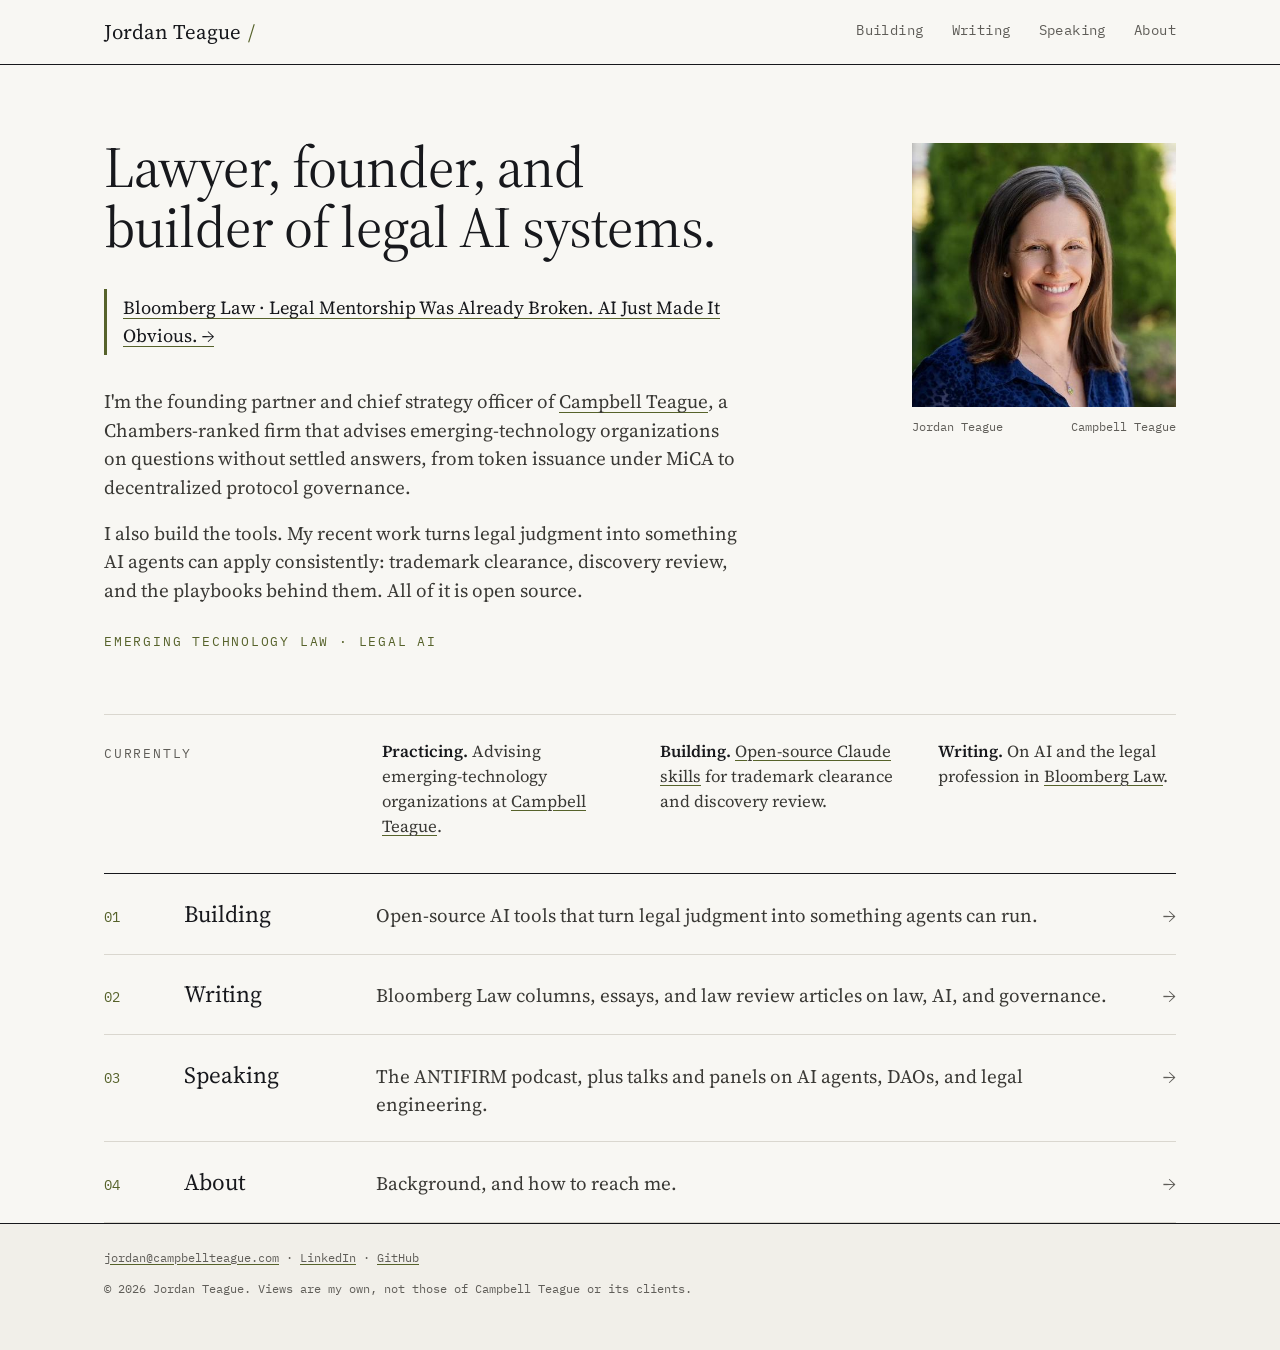
<file: index.html>
<!doctype html>
<html lang="en">
<head>
<meta charset="utf-8">
<meta name="viewport" content="width=device-width, initial-scale=1">
<title>Jordan Teague</title>
<meta name="description" content="Lawyer, founder, and builder of legal AI systems. Co-founder of Campbell Teague.">
<meta name="theme-color" content="#f8f7f3">
<meta property="og:title" content="Jordan Teague">
<meta property="og:description" content="Lawyer, founder, and builder of legal AI systems. Co-founder of Campbell Teague.">
<meta property="og:url" content="https://jordanteague.com/">
<meta property="og:type" content="website">
<link rel="canonical" href="https://jordanteague.com/">
<link rel="icon" href="data:image/svg+xml,%3Csvg xmlns='http://www.w3.org/2000/svg' viewBox='0 0 32 32'%3E%3Crect width='32' height='32' rx='6' fill='%231a1a1a'/%3E%3Ctext x='16' y='22' font-family='Georgia,serif' font-size='17' fill='%23f6f4ef' text-anchor='middle'%3EJT%3C/text%3E%3C/svg%3E">
<link rel="preconnect" href="https://fonts.googleapis.com">
<link rel="preconnect" href="https://fonts.gstatic.com" crossorigin>
<link href="https://fonts.googleapis.com/css2?family=IBM+Plex+Mono:wght@400;500&family=Source+Serif+4:ital,opsz,wght@0,8..60,400;0,8..60,600;1,8..60,400&display=swap" rel="stylesheet">
<link rel="stylesheet" href="style.css">
</head>
<body>
<a class="skip" href="#main">Skip to content</a>
<header class="site"><div class="wrap">
  <a class="name" href="./">Jordan Teague<span class="slash" aria-hidden="true"> /</span></a>
  <nav><a href="building/">Building</a><a href="writing/">Writing</a><a href="speaking/">Speaking</a><a href="about/">About</a></nav>
</div></header>
<main id="main" class="wrap">

<section class="hero">
  <div class="hero-text">
  <h1 class="big">Lawyer, founder, and builder of legal AI systems.</h1>
  <a class="callout" href="https://news.bloomberglaw.com/legal-exchange-insights-and-commentary/legal-mentorship-was-already-broken-ai-just-made-it-obvious">Bloomberg Law · Legal Mentorship Was Already Broken. AI Just Made It Obvious. →</a>
  <p>I'm the founding partner and chief strategy officer of <a href="https://campbellteague.com/jordan-teague/">Campbell Teague</a>, a Chambers-ranked firm that advises emerging-technology organizations on questions without settled answers, from token issuance under MiCA to decentralized protocol governance.</p>
  <p>I also build the tools. My recent work turns legal judgment into something AI agents can apply consistently: trademark clearance, discovery review, and the playbooks behind them. All of it is open source.</p>
  <p class="label accent">Emerging technology law · Legal AI</p>
  </div>
  <figure class="portrait"><img src="images/portrait.jpg" alt="Portrait of Jordan Teague" width="460" height="460"><figcaption><span>Jordan Teague</span><span>Campbell Teague</span></figcaption></figure>
</section>

<section class="currently">
  <p class="label">Currently</p>
  <p><b>Practicing.</b> Advising emerging-technology organizations at <a href="https://campbellteague.com/jordan-teague/">Campbell Teague</a>.</p>
  <p><b>Building.</b> <a href="building/">Open-source Claude skills</a> for trademark clearance and discovery review.</p>
  <p><b>Writing.</b> On AI and the legal profession in <a href="writing/">Bloomberg Law</a>.</p>
</section>

<section class="index-wrap">
  <ul class="index"><li><a href="building/"><span class="num">01</span><span class="sec">Building</span><span class="desc">Open-source AI tools that turn legal judgment into something agents can run.</span><span class="arrow" aria-hidden="true">→</span></a></li><li><a href="writing/"><span class="num">02</span><span class="sec">Writing</span><span class="desc">Bloomberg Law columns, essays, and law review articles on law, AI, and governance.</span><span class="arrow" aria-hidden="true">→</span></a></li><li><a href="speaking/"><span class="num">03</span><span class="sec">Speaking</span><span class="desc">The ANTIFIRM podcast, plus talks and panels on AI agents, DAOs, and legal engineering.</span><span class="arrow" aria-hidden="true">→</span></a></li><li><a href="about/"><span class="num">04</span><span class="sec">About</span><span class="desc">Background, and how to reach me.</span><span class="arrow" aria-hidden="true">→</span></a></li></ul>
</section>


</main>
<footer class="site"><div class="wrap">
  <p><a href="mailto:jordan@campbellteague.com">jordan@campbellteague.com</a> · <a href="https://www.linkedin.com/in/jordanteague">LinkedIn</a> · <a href="https://github.com/jordanteague">GitHub</a></p>
  <p>© 2026 Jordan Teague. Views are my own, not those of Campbell Teague or its clients.</p>
</div></footer>
<!-- Cloudflare Web Analytics --><script type='module' src='https://static.cloudflareinsights.com/beacon.min.js' data-cf-beacon='{"token": "ef8682fee25f40e693a119872f97f20d"}'></script><!-- End Cloudflare Web Analytics -->
</body>
</html>
</file>
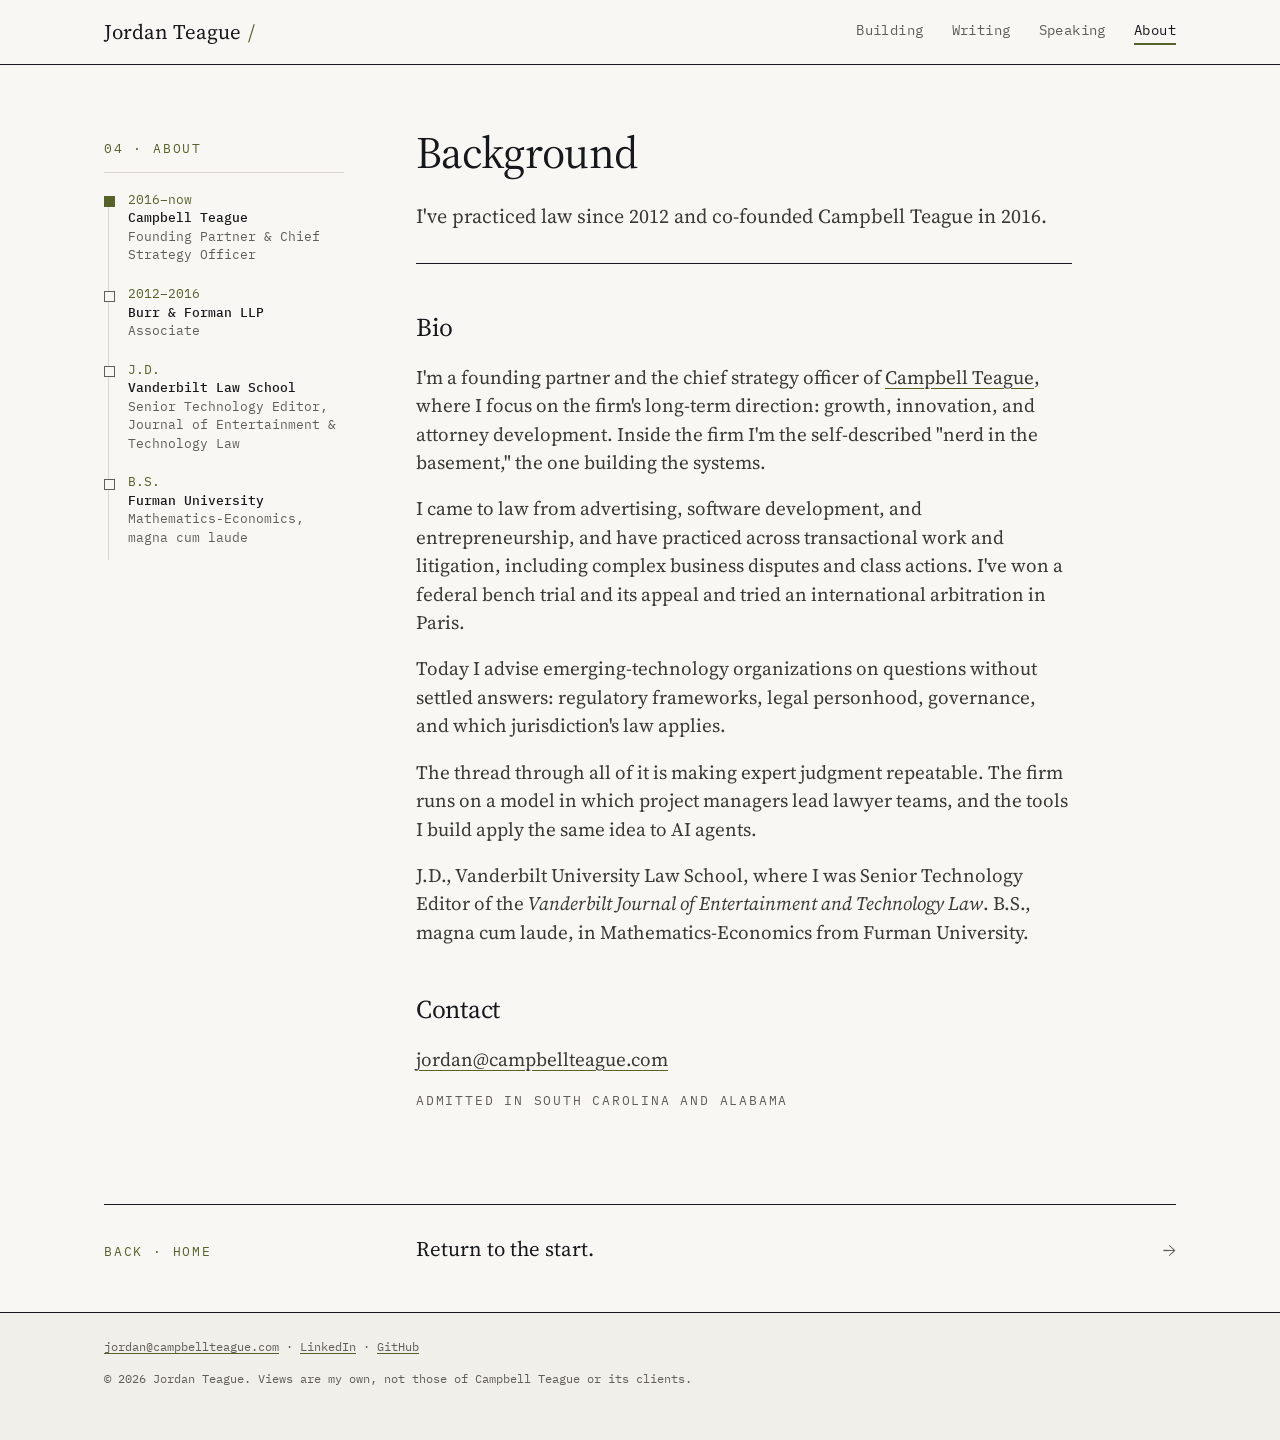
<file: about/index.html>
<!doctype html>
<html lang="en">
<head>
<meta charset="utf-8">
<meta name="viewport" content="width=device-width, initial-scale=1">
<title>About · Jordan Teague</title>
<meta name="description" content="Jordan Teague's practice and background.">
<meta name="theme-color" content="#f8f7f3">
<meta property="og:title" content="About · Jordan Teague">
<meta property="og:description" content="Jordan Teague's practice and background.">
<meta property="og:url" content="https://jordanteague.com/about/">
<meta property="og:type" content="website">
<link rel="canonical" href="https://jordanteague.com/about/">
<link rel="icon" href="data:image/svg+xml,%3Csvg xmlns='http://www.w3.org/2000/svg' viewBox='0 0 32 32'%3E%3Crect width='32' height='32' rx='6' fill='%231a1a1a'/%3E%3Ctext x='16' y='22' font-family='Georgia,serif' font-size='17' fill='%23f6f4ef' text-anchor='middle'%3EJT%3C/text%3E%3C/svg%3E">
<link rel="preconnect" href="https://fonts.googleapis.com">
<link rel="preconnect" href="https://fonts.gstatic.com" crossorigin>
<link href="https://fonts.googleapis.com/css2?family=IBM+Plex+Mono:wght@400;500&family=Source+Serif+4:ital,opsz,wght@0,8..60,400;0,8..60,600;1,8..60,400&display=swap" rel="stylesheet">
<link rel="stylesheet" href="../style.css">
</head>
<body>
<a class="skip" href="#main">Skip to content</a>
<header class="site"><div class="wrap">
  <a class="name" href="../">Jordan Teague<span class="slash" aria-hidden="true"> /</span></a>
  <nav><a href="../building/">Building</a><a href="../writing/">Writing</a><a href="../speaking/">Speaking</a><a href="../about/" aria-current="page">About</a></nav>
</div></header>
<main id="main" class="wrap">
<div class="page">
  <aside class="rail"><p class="label accent">04 · About</p><p class="rail-note"><ul class="timeline"><li class="on"><span class="yr">2016–now</span><b>Campbell Teague</b><span>Founding Partner & Chief Strategy Officer</span></li><li class=""><span class="yr">2012–2016</span><b>Burr &amp; Forman LLP</b><span>Associate</span></li><li class=""><span class="yr">J.D.</span><b>Vanderbilt Law School</b><span>Senior Technology Editor, Journal of Entertainment &amp; Technology Law</span></li><li class=""><span class="yr">B.S.</span><b>Furman University</b><span>Mathematics-Economics, magna cum laude</span></li></ul></p></aside>
  <div class="col">
    <h1>Background</h1>
    <p class="lead">I've practiced law since 2012 and co-founded Campbell Teague in 2016.</p>
    
<h2>Bio</h2>
<p>I'm a founding partner and the chief strategy officer of <a href="https://campbellteague.com/jordan-teague/">Campbell Teague</a>, where I focus on the firm's long-term direction: growth, innovation, and attorney development. Inside the firm I'm the self-described "nerd in the basement," the one building the systems.</p>
<p>I came to law from advertising, software development, and entrepreneurship, and have practiced across transactional work and litigation, including complex business disputes and class actions. I've won a federal bench trial and its appeal and tried an international arbitration in Paris.</p>
<p>Today I advise emerging-technology organizations on questions without settled answers: regulatory frameworks, legal personhood, governance, and which jurisdiction's law applies.</p>
<p>The thread through all of it is making expert judgment repeatable. The firm runs on a model in which project managers lead lawyer teams, and the tools I build apply the same idea to AI agents.</p>
<p>J.D., Vanderbilt University Law School, where I was Senior Technology Editor of the <i>Vanderbilt Journal of Entertainment and Technology Law</i>. B.S., magna cum laude, in Mathematics-Economics from Furman University.</p>
<h2>Contact</h2>
<p><a href="mailto:jordan@campbellteague.com">jordan@campbellteague.com</a></p>
<p class="label">Admitted in South Carolina and Alabama</p>

  </div>
</div>
<a class="next" href="../"><span class="label accent">Back · Home</span><span class="teaser">Return to the start.</span><span class="arrow" aria-hidden="true">→</span></a>
</main>
<footer class="site"><div class="wrap">
  <p><a href="mailto:jordan@campbellteague.com">jordan@campbellteague.com</a> · <a href="https://www.linkedin.com/in/jordanteague">LinkedIn</a> · <a href="https://github.com/jordanteague">GitHub</a></p>
  <p>© 2026 Jordan Teague. Views are my own, not those of Campbell Teague or its clients.</p>
</div></footer>
<!-- Cloudflare Web Analytics --><script type='module' src='https://static.cloudflareinsights.com/beacon.min.js' data-cf-beacon='{"token": "ef8682fee25f40e693a119872f97f20d"}'></script><!-- End Cloudflare Web Analytics -->
</body>
</html>
</file>
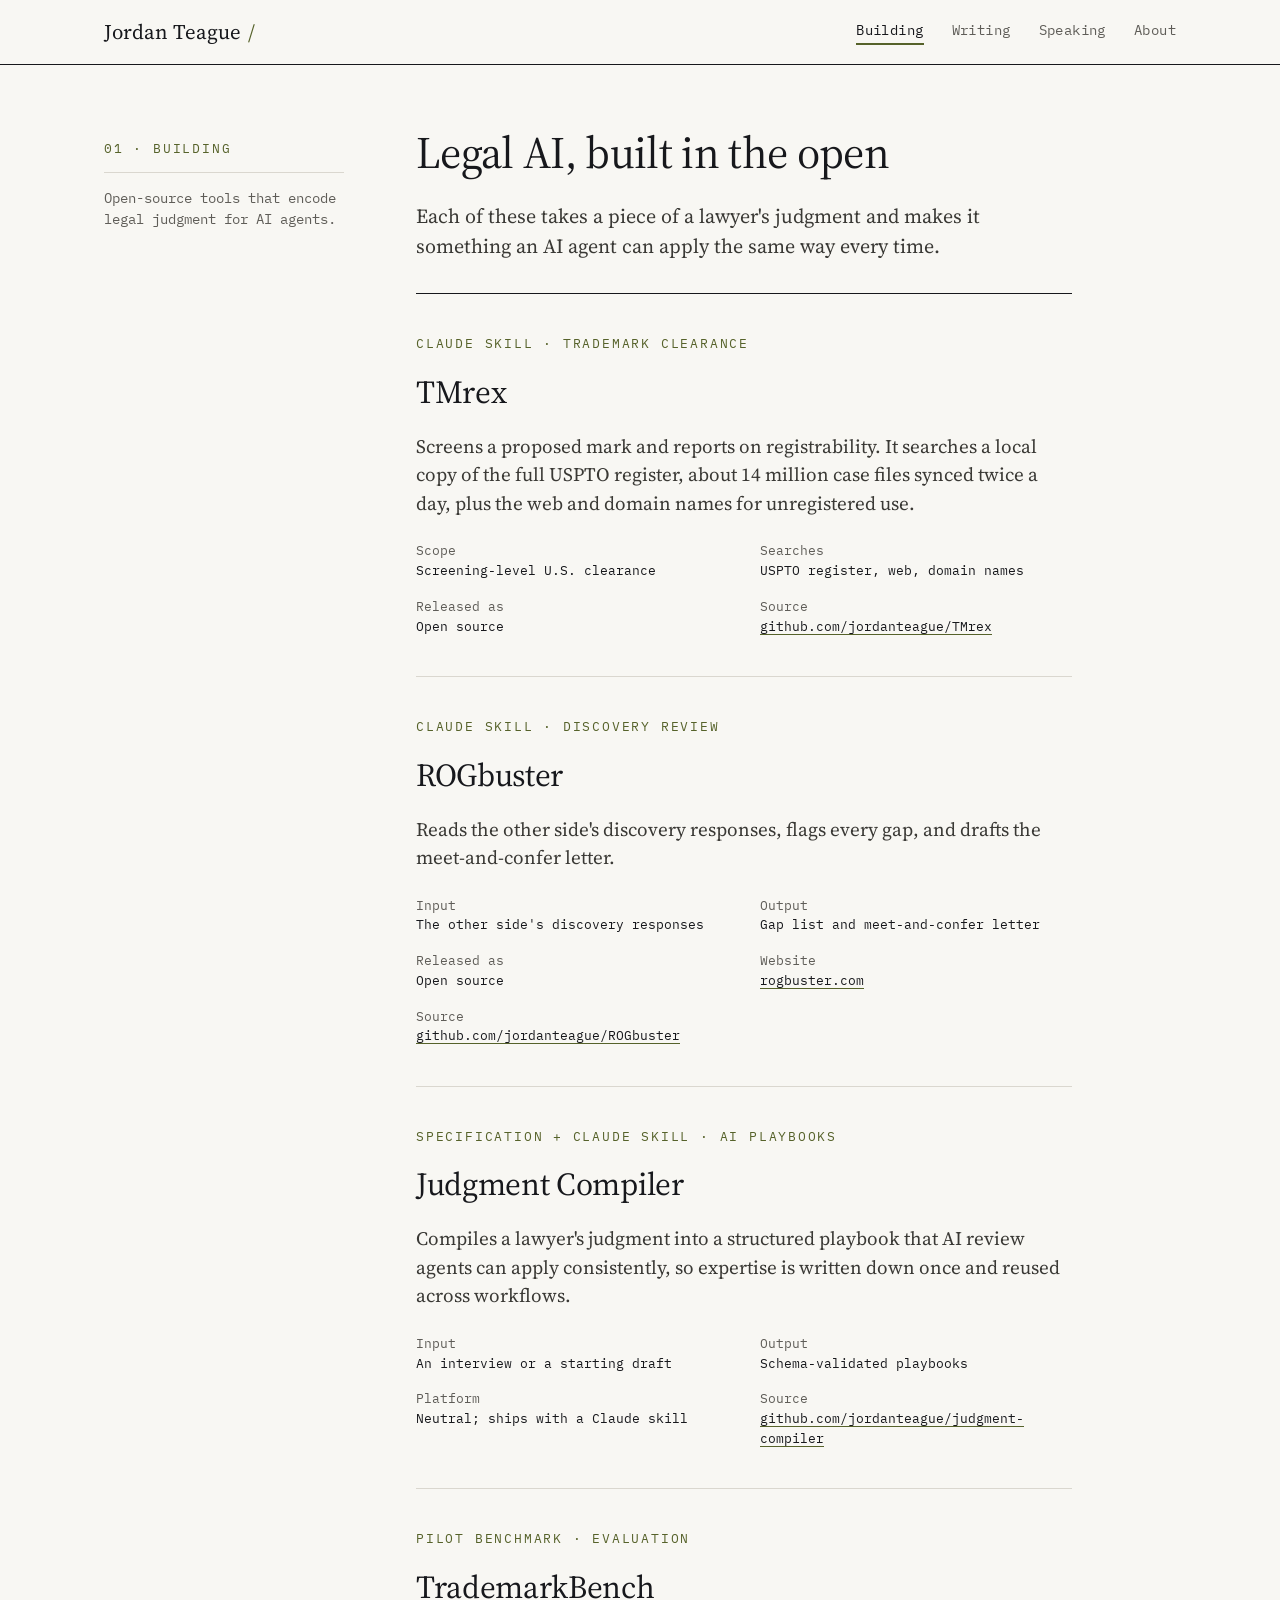
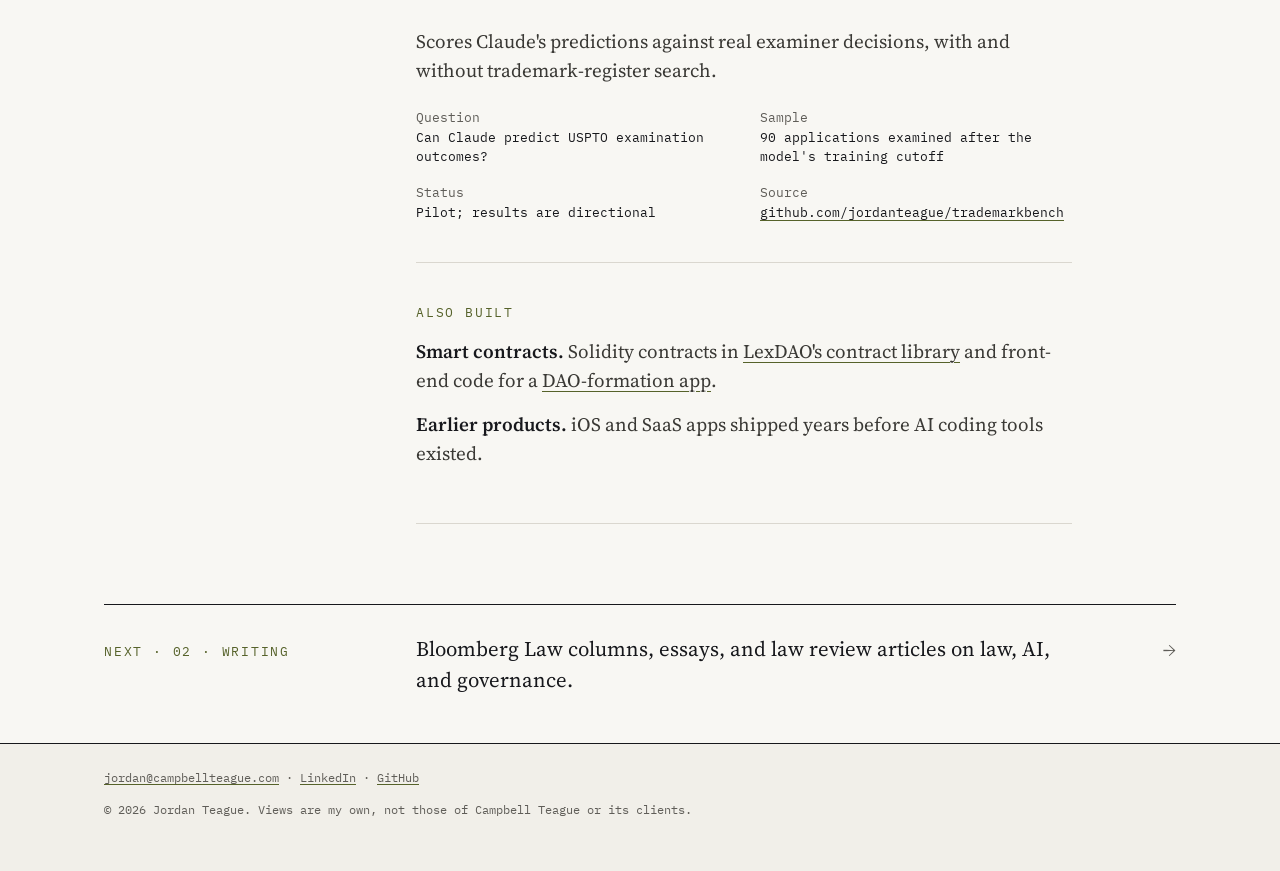
<file: building/index.html>
<!doctype html>
<html lang="en">
<head>
<meta charset="utf-8">
<meta name="viewport" content="width=device-width, initial-scale=1">
<title>Building · Jordan Teague</title>
<meta name="description" content="Open-source legal AI tools by Jordan Teague: TMrex, ROGbuster, Judgment Compiler, and TrademarkBench.">
<meta name="theme-color" content="#f8f7f3">
<meta property="og:title" content="Building · Jordan Teague">
<meta property="og:description" content="Open-source legal AI tools by Jordan Teague: TMrex, ROGbuster, Judgment Compiler, and TrademarkBench.">
<meta property="og:url" content="https://jordanteague.com/building/">
<meta property="og:type" content="website">
<link rel="canonical" href="https://jordanteague.com/building/">
<link rel="icon" href="data:image/svg+xml,%3Csvg xmlns='http://www.w3.org/2000/svg' viewBox='0 0 32 32'%3E%3Crect width='32' height='32' rx='6' fill='%231a1a1a'/%3E%3Ctext x='16' y='22' font-family='Georgia,serif' font-size='17' fill='%23f6f4ef' text-anchor='middle'%3EJT%3C/text%3E%3C/svg%3E">
<link rel="preconnect" href="https://fonts.googleapis.com">
<link rel="preconnect" href="https://fonts.gstatic.com" crossorigin>
<link href="https://fonts.googleapis.com/css2?family=IBM+Plex+Mono:wght@400;500&family=Source+Serif+4:ital,opsz,wght@0,8..60,400;0,8..60,600;1,8..60,400&display=swap" rel="stylesheet">
<link rel="stylesheet" href="../style.css">
</head>
<body>
<a class="skip" href="#main">Skip to content</a>
<header class="site"><div class="wrap">
  <a class="name" href="../">Jordan Teague<span class="slash" aria-hidden="true"> /</span></a>
  <nav><a href="../building/" aria-current="page">Building</a><a href="../writing/">Writing</a><a href="../speaking/">Speaking</a><a href="../about/">About</a></nav>
</div></header>
<main id="main" class="wrap">
<div class="page">
  <aside class="rail"><p class="label accent">01 · Building</p><p class="rail-note">Open-source tools that encode legal judgment for AI agents.</p></aside>
  <div class="col">
    <h1>Legal AI, built in the open</h1>
    <p class="lead">Each of these takes a piece of a lawyer's judgment and makes it something an AI agent can apply the same way every time.</p>
    <article class="project" id="tmrex">
  <p class="label accent">Claude skill · Trademark clearance</p>
  <h2>TMrex</h2>
  <p>Screens a proposed mark and reports on registrability. It searches a local copy of the full USPTO register, about 14 million case files synced twice a day, plus the web and domain names for unregistered use.</p>
  <dl class="meta"><div><dt>Scope</dt><dd>Screening-level U.S. clearance</dd></div><div><dt>Searches</dt><dd>USPTO register, web, domain names</dd></div><div><dt>Released as</dt><dd>Open source</dd></div><div><dt>Source</dt><dd><a href="https://github.com/jordanteague/TMrex">github.com/jordanteague/TMrex</a></dd></div></dl>
</article><article class="project" id="rogbuster">
  <p class="label accent">Claude skill · Discovery review</p>
  <h2>ROGbuster</h2>
  <p>Reads the other side's discovery responses, flags every gap, and drafts the meet-and-confer letter.</p>
  <dl class="meta"><div><dt>Input</dt><dd>The other side's discovery responses</dd></div><div><dt>Output</dt><dd>Gap list and meet-and-confer letter</dd></div><div><dt>Released as</dt><dd>Open source</dd></div><div><dt>Website</dt><dd><a href="https://rogbuster.com">rogbuster.com</a></dd></div><div><dt>Source</dt><dd><a href="https://github.com/jordanteague/ROGbuster">github.com/jordanteague/ROGbuster</a></dd></div></dl>
</article><article class="project" id="judgment-compiler">
  <p class="label accent">Specification + Claude skill · AI playbooks</p>
  <h2>Judgment Compiler</h2>
  <p>Compiles a lawyer's judgment into a structured playbook that AI review agents can apply consistently, so expertise is written down once and reused across workflows.</p>
  <dl class="meta"><div><dt>Input</dt><dd>An interview or a starting draft</dd></div><div><dt>Output</dt><dd>Schema-validated playbooks</dd></div><div><dt>Platform</dt><dd>Neutral; ships with a Claude skill</dd></div><div><dt>Source</dt><dd><a href="https://github.com/jordanteague/judgment-compiler">github.com/jordanteague/judgment-compiler</a></dd></div></dl>
</article><article class="project" id="trademarkbench">
  <p class="label accent">Pilot benchmark · Evaluation</p>
  <h2>TrademarkBench</h2>
  <p>Scores Claude's predictions against real examiner decisions, with and without trademark-register search.</p>
  <dl class="meta"><div><dt>Question</dt><dd>Can Claude predict USPTO examination outcomes?</dd></div><div><dt>Sample</dt><dd>90 applications examined after the model's training cutoff</dd></div><div><dt>Status</dt><dd>Pilot; results are directional</dd></div><div><dt>Source</dt><dd><a href="https://github.com/jordanteague/trademarkbench">github.com/jordanteague/trademarkbench</a></dd></div></dl>
</article><article class="project" id="also">
  <p class="label accent">Also built</p>
  <ul class="plain">
    <li><b>Smart contracts.</b> Solidity contracts in <a href="https://github.com/lexDAO/LexCorpus/commits?author=jordanteague">LexDAO's contract library</a> and front-end code for a <a href="https://github.com/lexDAO/Kali/commits?author=jordanteague">DAO-formation app</a>.</li>
    <li><b>Earlier products.</b> iOS and SaaS apps shipped years before AI coding tools existed.</li>
  </ul>
</article>
  </div>
</div>
<a class="next" href="../writing/"><span class="label accent">Next · 02 · Writing</span><span class="teaser">Bloomberg Law columns, essays, and law review articles on law, AI, and governance.</span><span class="arrow" aria-hidden="true">→</span></a>
</main>
<footer class="site"><div class="wrap">
  <p><a href="mailto:jordan@campbellteague.com">jordan@campbellteague.com</a> · <a href="https://www.linkedin.com/in/jordanteague">LinkedIn</a> · <a href="https://github.com/jordanteague">GitHub</a></p>
  <p>© 2026 Jordan Teague. Views are my own, not those of Campbell Teague or its clients.</p>
</div></footer>
<!-- Cloudflare Web Analytics --><script type='module' src='https://static.cloudflareinsights.com/beacon.min.js' data-cf-beacon='{"token": "ef8682fee25f40e693a119872f97f20d"}'></script><!-- End Cloudflare Web Analytics -->
</body>
</html>
</file>
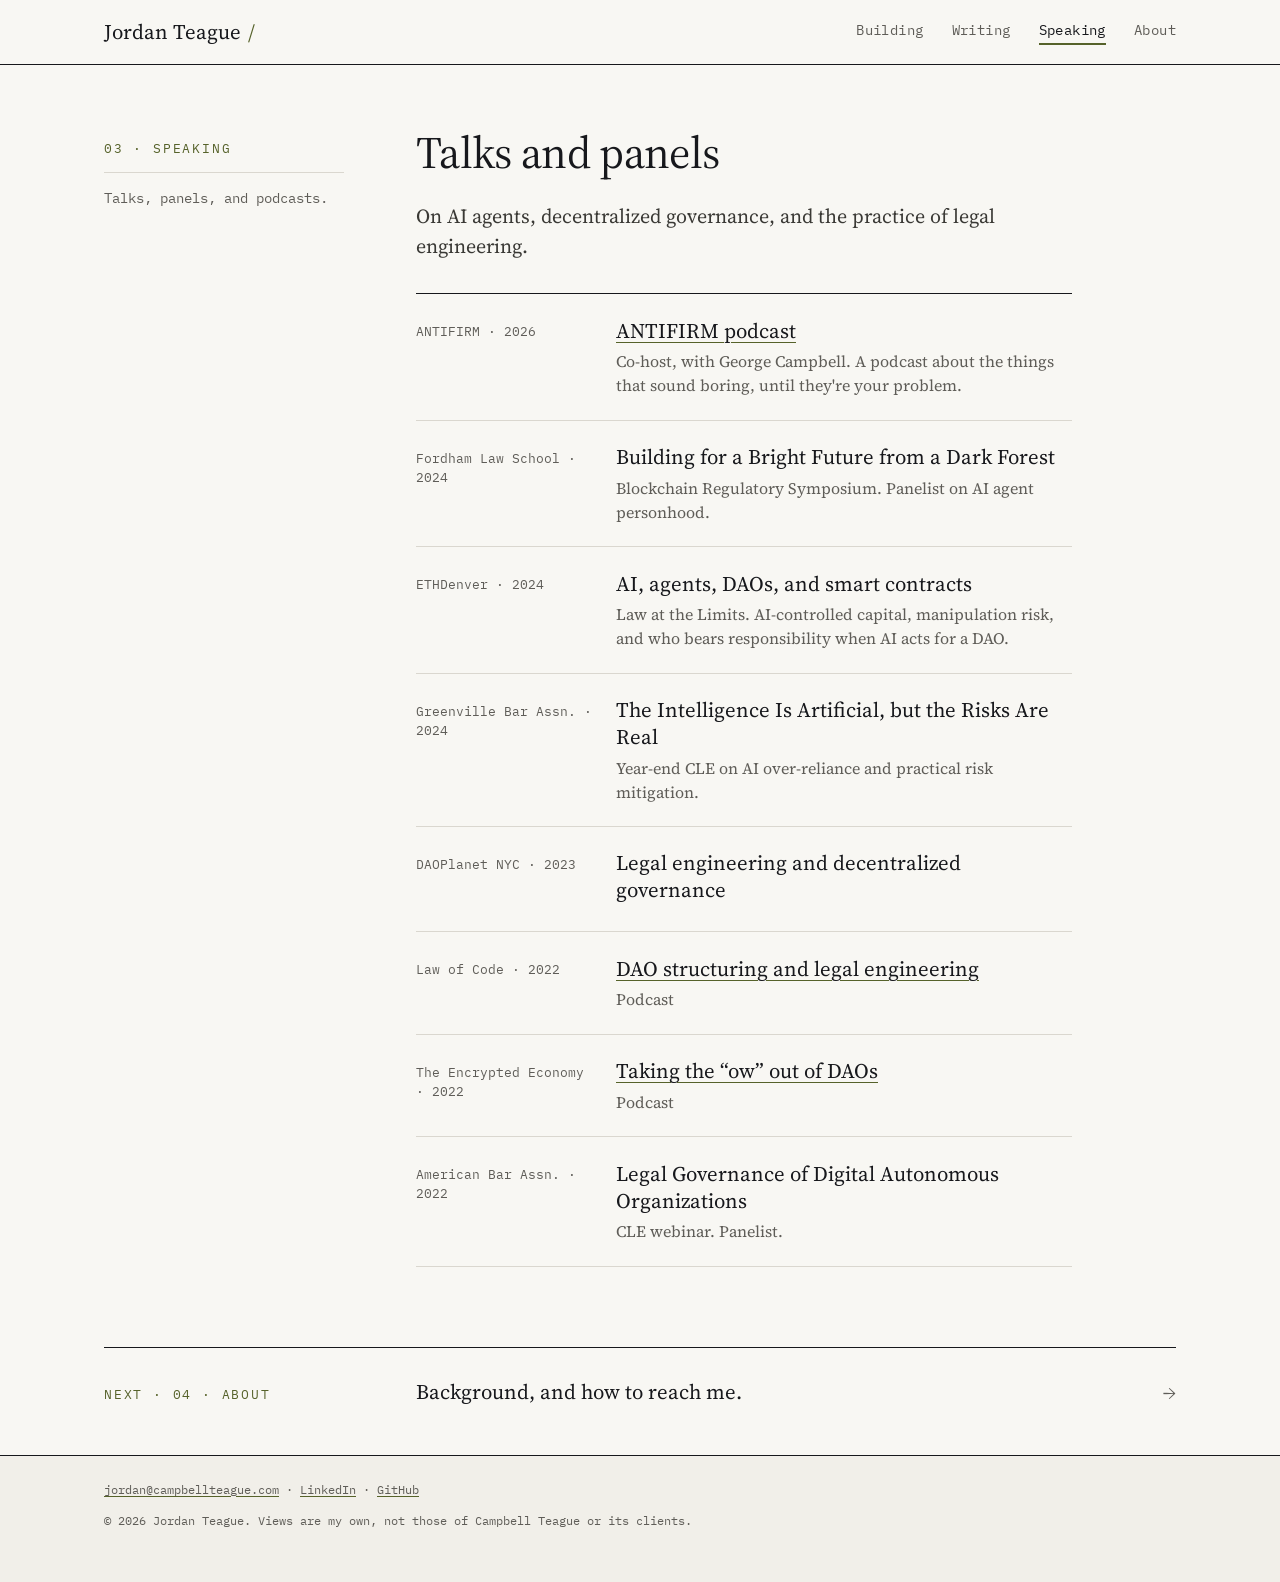
<file: speaking/index.html>
<!doctype html>
<html lang="en">
<head>
<meta charset="utf-8">
<meta name="viewport" content="width=device-width, initial-scale=1">
<title>Speaking · Jordan Teague</title>
<meta name="description" content="Talks, panels, and podcasts by Jordan Teague.">
<meta name="theme-color" content="#f8f7f3">
<meta property="og:title" content="Speaking · Jordan Teague">
<meta property="og:description" content="Talks, panels, and podcasts by Jordan Teague.">
<meta property="og:url" content="https://jordanteague.com/speaking/">
<meta property="og:type" content="website">
<link rel="canonical" href="https://jordanteague.com/speaking/">
<link rel="icon" href="data:image/svg+xml,%3Csvg xmlns='http://www.w3.org/2000/svg' viewBox='0 0 32 32'%3E%3Crect width='32' height='32' rx='6' fill='%231a1a1a'/%3E%3Ctext x='16' y='22' font-family='Georgia,serif' font-size='17' fill='%23f6f4ef' text-anchor='middle'%3EJT%3C/text%3E%3C/svg%3E">
<link rel="preconnect" href="https://fonts.googleapis.com">
<link rel="preconnect" href="https://fonts.gstatic.com" crossorigin>
<link href="https://fonts.googleapis.com/css2?family=IBM+Plex+Mono:wght@400;500&family=Source+Serif+4:ital,opsz,wght@0,8..60,400;0,8..60,600;1,8..60,400&display=swap" rel="stylesheet">
<link rel="stylesheet" href="../style.css">
</head>
<body>
<a class="skip" href="#main">Skip to content</a>
<header class="site"><div class="wrap">
  <a class="name" href="../">Jordan Teague<span class="slash" aria-hidden="true"> /</span></a>
  <nav><a href="../building/">Building</a><a href="../writing/">Writing</a><a href="../speaking/" aria-current="page">Speaking</a><a href="../about/">About</a></nav>
</div></header>
<main id="main" class="wrap">
<div class="page">
  <aside class="rail"><p class="label accent">03 · Speaking</p><p class="rail-note">Talks, panels, and podcasts.</p></aside>
  <div class="col">
    <h1>Talks and panels</h1>
    <p class="lead">On AI agents, decentralized governance, and the practice of legal engineering.</p>
    <ul class="entries"><li><p class="when">ANTIFIRM · 2026</p><div><p class="t"><a href="https://antifirm.com/">ANTIFIRM podcast</a></p><p class="note">Co-host, with George Campbell. A podcast about the things that sound boring, until they're your problem.</p></div></li><li><p class="when">Fordham Law School · 2024</p><div><p class="t">Building for a Bright Future from a Dark Forest</p><p class="note">Blockchain Regulatory Symposium. Panelist on AI agent personhood.</p></div></li><li><p class="when">ETHDenver · 2024</p><div><p class="t">AI, agents, DAOs, and smart contracts</p><p class="note">Law at the Limits. AI-controlled capital, manipulation risk, and who bears responsibility when AI acts for a DAO.</p></div></li><li><p class="when">Greenville Bar Assn. · 2024</p><div><p class="t">The Intelligence Is Artificial, but the Risks Are Real</p><p class="note">Year-end CLE on AI over-reliance and practical risk mitigation.</p></div></li><li><p class="when">DAOPlanet NYC · 2023</p><div><p class="t">Legal engineering and decentralized governance</p></div></li><li><p class="when">Law of Code · 2022</p><div><p class="t"><a href="https://podcasts.apple.com/us/podcast/49-jordan-teague-dao-structuring-legal-engineering/id1578287932?i=1000566269454">DAO structuring and legal engineering</a></p><p class="note">Podcast</p></div></li><li><p class="when">The Encrypted Economy · 2022</p><div><p class="t"><a href="https://podcasts.apple.com/us/podcast/taking-the-ow-out-of-daos-ross-campbell-and/id1541074732?i=1000555577411">Taking the “ow” out of DAOs</a></p><p class="note">Podcast</p></div></li><li><p class="when">American Bar Assn. · 2022</p><div><p class="t">Legal Governance of Digital Autonomous Organizations</p><p class="note">CLE webinar. Panelist.</p></div></li></ul>
  </div>
</div>
<a class="next" href="../about/"><span class="label accent">Next · 04 · About</span><span class="teaser">Background, and how to reach me.</span><span class="arrow" aria-hidden="true">→</span></a>
</main>
<footer class="site"><div class="wrap">
  <p><a href="mailto:jordan@campbellteague.com">jordan@campbellteague.com</a> · <a href="https://www.linkedin.com/in/jordanteague">LinkedIn</a> · <a href="https://github.com/jordanteague">GitHub</a></p>
  <p>© 2026 Jordan Teague. Views are my own, not those of Campbell Teague or its clients.</p>
</div></footer>
<!-- Cloudflare Web Analytics --><script type='module' src='https://static.cloudflareinsights.com/beacon.min.js' data-cf-beacon='{"token": "ef8682fee25f40e693a119872f97f20d"}'></script><!-- End Cloudflare Web Analytics -->
</body>
</html>
</file>
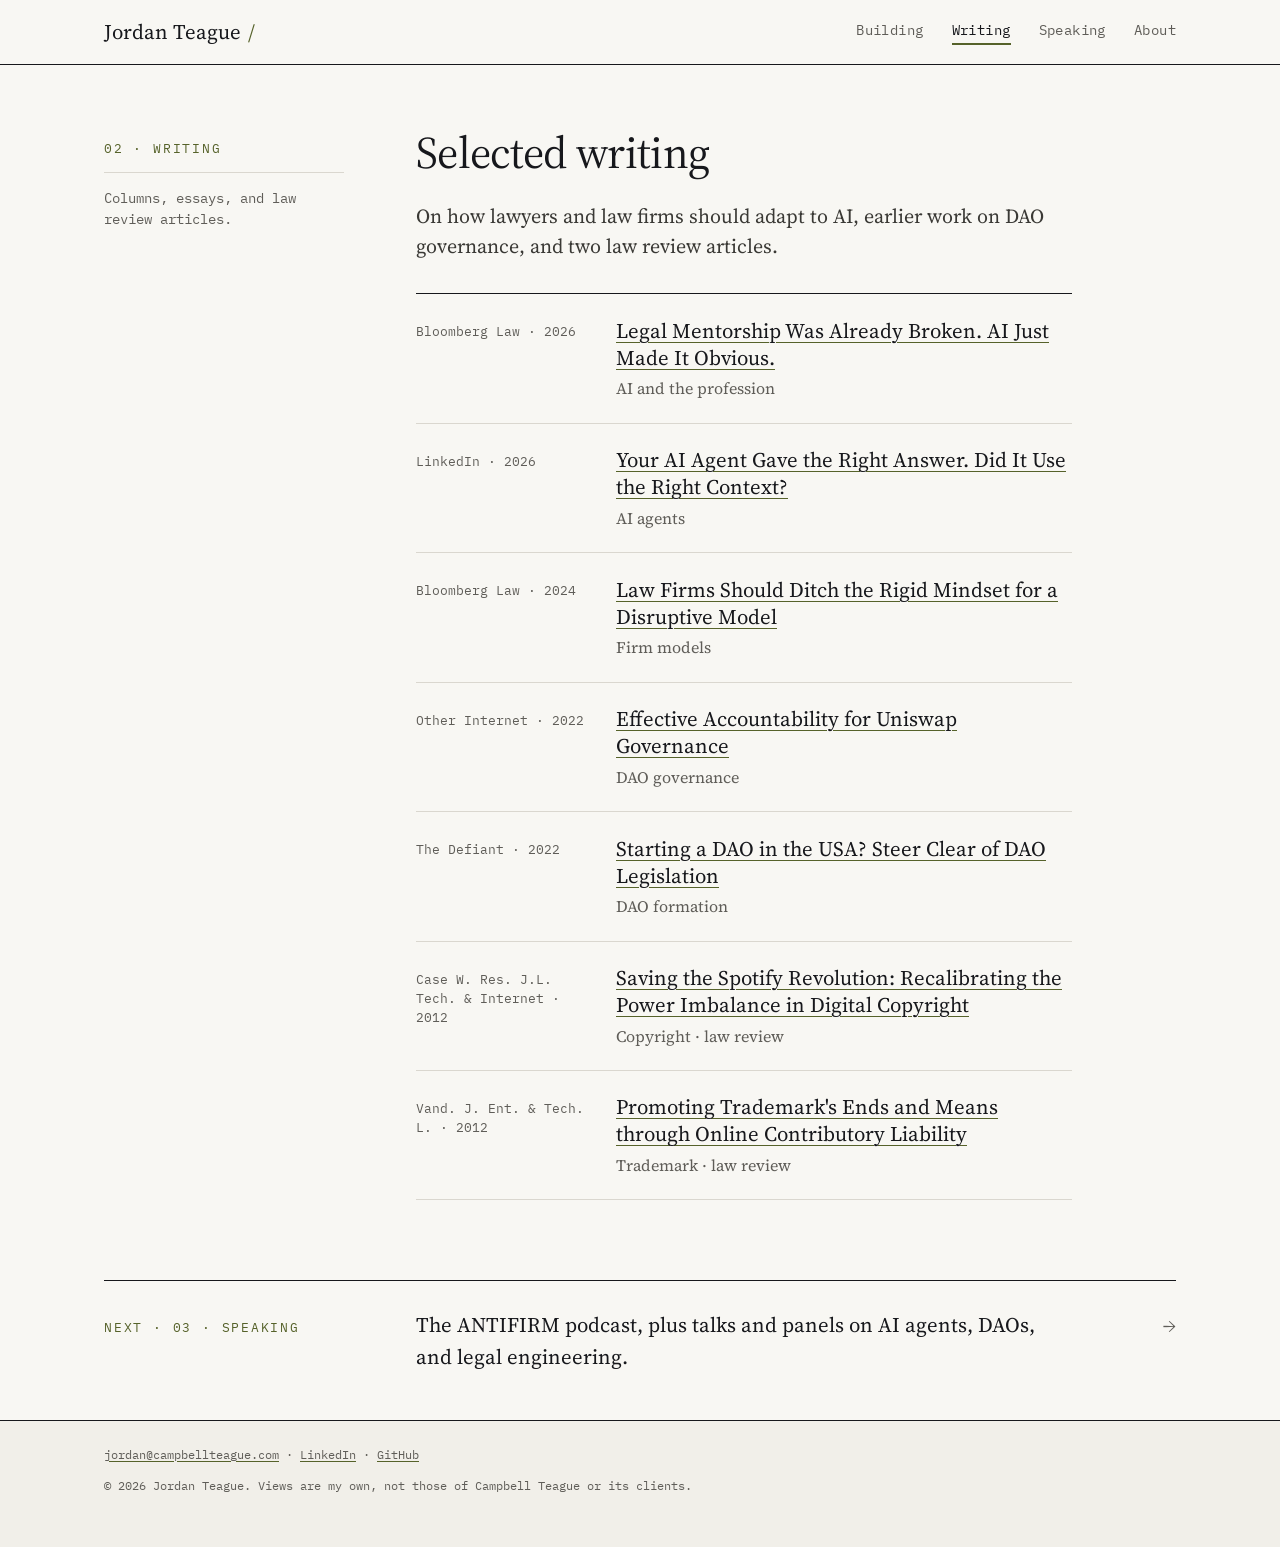
<file: writing/index.html>
<!doctype html>
<html lang="en">
<head>
<meta charset="utf-8">
<meta name="viewport" content="width=device-width, initial-scale=1">
<title>Writing · Jordan Teague</title>
<meta name="description" content="Selected writing by Jordan Teague in Bloomberg Law and elsewhere.">
<meta name="theme-color" content="#f8f7f3">
<meta property="og:title" content="Writing · Jordan Teague">
<meta property="og:description" content="Selected writing by Jordan Teague in Bloomberg Law and elsewhere.">
<meta property="og:url" content="https://jordanteague.com/writing/">
<meta property="og:type" content="website">
<link rel="canonical" href="https://jordanteague.com/writing/">
<link rel="icon" href="data:image/svg+xml,%3Csvg xmlns='http://www.w3.org/2000/svg' viewBox='0 0 32 32'%3E%3Crect width='32' height='32' rx='6' fill='%231a1a1a'/%3E%3Ctext x='16' y='22' font-family='Georgia,serif' font-size='17' fill='%23f6f4ef' text-anchor='middle'%3EJT%3C/text%3E%3C/svg%3E">
<link rel="preconnect" href="https://fonts.googleapis.com">
<link rel="preconnect" href="https://fonts.gstatic.com" crossorigin>
<link href="https://fonts.googleapis.com/css2?family=IBM+Plex+Mono:wght@400;500&family=Source+Serif+4:ital,opsz,wght@0,8..60,400;0,8..60,600;1,8..60,400&display=swap" rel="stylesheet">
<link rel="stylesheet" href="../style.css">
</head>
<body>
<a class="skip" href="#main">Skip to content</a>
<header class="site"><div class="wrap">
  <a class="name" href="../">Jordan Teague<span class="slash" aria-hidden="true"> /</span></a>
  <nav><a href="../building/">Building</a><a href="../writing/" aria-current="page">Writing</a><a href="../speaking/">Speaking</a><a href="../about/">About</a></nav>
</div></header>
<main id="main" class="wrap">
<div class="page">
  <aside class="rail"><p class="label accent">02 · Writing</p><p class="rail-note">Columns, essays, and law review articles.</p></aside>
  <div class="col">
    <h1>Selected writing</h1>
    <p class="lead">On how lawyers and law firms should adapt to AI, earlier work on DAO governance, and two law review articles.</p>
    <ul class="entries"><li><p class="when">Bloomberg Law · 2026</p><div><p class="t"><a href="https://news.bloomberglaw.com/legal-exchange-insights-and-commentary/legal-mentorship-was-already-broken-ai-just-made-it-obvious">Legal Mentorship Was Already Broken. AI Just Made It Obvious.</a></p><p class="note">AI and the profession</p></div></li><li><p class="when">LinkedIn · 2026</p><div><p class="t"><a href="https://www.linkedin.com/pulse/your-ai-agent-gave-right-answer-did-use-context-jordan-teague-rudte/">Your AI Agent Gave the Right Answer. Did It Use the Right Context?</a></p><p class="note">AI agents</p></div></li><li><p class="when">Bloomberg Law · 2024</p><div><p class="t"><a href="https://news.bloomberglaw.com/us-law-week/law-firms-should-ditch-the-rigid-mindset-for-a-disruptive-model">Law Firms Should Ditch the Rigid Mindset for a Disruptive Model</a></p><p class="note">Firm models</p></div></li><li><p class="when">Other Internet · 2022</p><div><p class="t"><a href="https://otherinter.net/research/uniswap-accountability/">Effective Accountability for Uniswap Governance</a></p><p class="note">DAO governance</p></div></li><li><p class="when">The Defiant · 2022</p><div><p class="t"><a href="https://thedefiant.io/news/research-and-opinion/starting-a-dao-in-the-usa-steer-clear-of-dao-legislation">Starting a DAO in the USA? Steer Clear of DAO Legislation</a></p><p class="note">DAO formation</p></div></li><li><p class="when">Case W. Res. J.L. Tech. &amp; Internet · 2012</p><div><p class="t"><a href="https://scholarlycommons.law.case.edu/jolti/vol4/iss1/8/">Saving the Spotify Revolution: Recalibrating the Power Imbalance in Digital Copyright</a></p><p class="note">Copyright · law review</p></div></li><li><p class="when">Vand. J. Ent. &amp; Tech. L. · 2012</p><div><p class="t"><a href="https://scholarship.law.vanderbilt.edu/jetlaw/vol14/iss2/6/">Promoting Trademark's Ends and Means through Online Contributory Liability</a></p><p class="note">Trademark · law review</p></div></li></ul>
  </div>
</div>
<a class="next" href="../speaking/"><span class="label accent">Next · 03 · Speaking</span><span class="teaser">The ANTIFIRM podcast, plus talks and panels on AI agents, DAOs, and legal engineering.</span><span class="arrow" aria-hidden="true">→</span></a>
</main>
<footer class="site"><div class="wrap">
  <p><a href="mailto:jordan@campbellteague.com">jordan@campbellteague.com</a> · <a href="https://www.linkedin.com/in/jordanteague">LinkedIn</a> · <a href="https://github.com/jordanteague">GitHub</a></p>
  <p>© 2026 Jordan Teague. Views are my own, not those of Campbell Teague or its clients.</p>
</div></footer>
<!-- Cloudflare Web Analytics --><script type='module' src='https://static.cloudflareinsights.com/beacon.min.js' data-cf-beacon='{"token": "ef8682fee25f40e693a119872f97f20d"}'></script><!-- End Cloudflare Web Analytics -->
</body>
</html>
</file>
<file: style.css>
:root {
  --bg: #f8f7f3;
  --band: #f1efe9;
  --ink: #17181c;
  --body: #3a3935;
  --muted: #5f5d58;
  --hair: #dad7cf;
  --accent: #56622a;
  --serif: "Source Serif 4", Georgia, "Times New Roman", serif;
  --mono: "IBM Plex Mono", ui-monospace, "SFMono-Regular", Menlo, monospace;
  --wrap: 70rem;
}
@media (prefers-color-scheme: dark) {
  :root { --bg: #141513; --band: #1b1c19; --ink: #ecebe6; --body: #cfcdc6; --muted: #9b998f; --hair: #2e2f2a; --accent: #b3c17f; }
}
* { box-sizing: border-box; }
html { -webkit-text-size-adjust: 100%; }
body { margin: 0; background: var(--bg); color: var(--body); font-family: var(--serif); font-size: 1.1875rem; line-height: 1.5; font-optical-sizing: auto; }
.wrap { max-width: var(--wrap); margin: 0 auto; padding: 0 1.5rem; }
a { color: inherit; text-decoration: underline; text-decoration-color: var(--accent); text-decoration-thickness: 1px; text-underline-offset: .2em; }
a:hover { color: var(--accent); }
b, h1, h2 { color: var(--ink); font-weight: 600; }
.skip { position: absolute; left: -9999px; }
.skip:focus { left: 1rem; top: 1rem; background: var(--bg); padding: .5rem; z-index: 1; }
p { margin: 0 0 1.1rem; }
ul { list-style: none; margin: 0; padding: 0; }

.label { font-family: var(--mono); font-size: .8rem; letter-spacing: .14em; text-transform: uppercase; color: var(--muted); margin: 0 0 .9rem; }
.accent { color: var(--accent); }

/* Header */
header.site { border-bottom: 1px solid var(--ink); }
header.site .wrap { display: flex; flex-wrap: wrap; justify-content: space-between; align-items: center; gap: .5rem 2rem; min-height: 4rem; padding-top: .75rem; padding-bottom: .75rem; }
header.site .name { font-family: var(--serif); font-size: 1.3rem; color: var(--ink); text-decoration: none; }
header.site .slash { color: var(--accent); margin-left: .15rem; }
header.site nav { display: flex; flex-wrap: wrap; gap: 1.75rem; font-family: var(--mono); font-size: .875rem; letter-spacing: .03em; }
header.site nav a { color: var(--muted); text-decoration: none; padding-bottom: 2px; border-bottom: 2px solid transparent; }
header.site nav a:hover { color: var(--ink); }
header.site nav a[aria-current] { color: var(--ink); border-bottom-color: var(--accent); }

/* Home */
.hero { max-width: 40rem; padding: 4.5rem 0 3rem; }
h1 { font-weight: 400; letter-spacing: -.015em; line-height: 1.08; margin: 0 0 1.5rem; font-size: 2.8rem; }
h1.big { font-size: clamp(2.4rem, 5.5vw, 3.6rem); line-height: 1.04; margin-bottom: 2rem; }
.callout { display: block; border-left: 3px solid var(--accent); padding: .35rem 0 .35rem 1rem; margin: 0 0 2rem; font-size: 1.15rem; color: var(--ink); text-decoration-color: var(--accent); }
.hero .label { margin-top: 1.75rem; }

.currently { display: grid; grid-template-columns: 1fr 1fr 1fr 1fr; gap: 1.5rem 2.5rem; border-top: 1px solid var(--hair); padding: 1.5rem 0 1rem; font-size: 1.05rem; }
.currently .label { margin-top: .3rem; }

.index-wrap { border-top: 1px solid var(--ink); }
.index li { border-bottom: 1px solid var(--hair); }
.index a { display: grid; grid-template-columns: 4rem 11rem 1fr 2rem; gap: 1rem; align-items: baseline; padding: 1.4rem 0; text-decoration: none; }
.index .num { font-family: var(--mono); font-size: .85rem; color: var(--accent); }
.index .sec { font-size: 1.45rem; color: var(--ink); }
.index .desc { color: var(--body); }
.index .arrow { text-align: right; color: var(--muted); }
.index a:hover .sec, .index a:hover .arrow { color: var(--accent); }

/* Interior pages */
.page { display: grid; grid-template-columns: 15rem minmax(0, 41rem); gap: 0 4.5rem; padding: 4rem 0 2rem; }
.rail { padding-top: .6rem; }
.rail .label { padding-bottom: .9rem; border-bottom: 1px solid var(--hair); }
.rail-note { font-family: var(--mono); font-size: .85rem; line-height: 1.6; color: var(--muted); }
.lead { font-size: 1.25rem; color: var(--body); padding-bottom: 2rem; margin-bottom: 0; border-bottom: 1px solid var(--ink); }
.col h2 { font-size: 1.6rem; font-weight: 400; letter-spacing: -.01em; margin: 2.75rem 0 1rem; }

.project { padding: 2.5rem 0; border-bottom: 1px solid var(--hair); }
.project h2 { font-size: 2rem; margin: 0 0 1rem; }
.project .meta { margin: 1.5rem 0 0; display: grid; grid-template-columns: repeat(2, 1fr); gap: 1rem 2rem; font-family: var(--mono); font-size: .82rem; line-height: 1.5; }
.project .meta dt { color: var(--muted); }
.project .meta dd { margin: 0; color: var(--ink); overflow-wrap: anywhere; }
.plain li { margin-bottom: 1rem; }

.entries li { display: grid; grid-template-columns: 11rem 1fr; gap: 1.5rem; padding: 1.4rem 0; border-bottom: 1px solid var(--hair); }
.entries .when { font-family: var(--mono); font-size: .8rem; color: var(--muted); margin: .35rem 0 0; line-height: 1.5; }
.entries .t { font-size: 1.3rem; line-height: 1.3; color: var(--ink); margin: 0 0 .35rem; }
.entries .note { color: var(--muted); font-size: 1rem; margin: 0; }

.timeline { position: relative; margin-top: .5rem; font-family: var(--mono); font-size: .8rem; line-height: 1.45; }
.timeline::before { content: ""; position: absolute; left: 4px; top: .5rem; bottom: .5rem; width: 1px; background: var(--hair); }
.timeline li { position: relative; padding: 0 0 1.25rem 1.5rem; color: var(--muted); }
.timeline li::before { content: ""; position: absolute; left: 0; top: .35rem; width: 9px; height: 9px; border: 1px solid var(--muted); background: var(--bg); }
.timeline li.on::before { background: var(--accent); border-color: var(--accent); }
.timeline .yr { display: block; color: var(--accent); }
.timeline b { display: block; font-weight: 500; }

/* Next band */
.next { display: grid; grid-template-columns: 15rem 1fr 2rem; gap: 0 4.5rem; align-items: baseline; border-top: 1px solid var(--ink); padding: 1.75rem 0 3rem; margin-top: 3rem; text-decoration: none; }
.next .label { margin: 0; }
.next .teaser { font-size: 1.3rem; color: var(--ink); }
.next .arrow { text-align: right; color: var(--muted); }
.next:hover .teaser, .next:hover .arrow { color: var(--accent); }

/* Footer */
footer.site { border-top: 1px solid var(--ink); background: var(--band); font-family: var(--mono); font-size: .75rem; line-height: 1.6; color: var(--muted); }
footer.site .wrap { padding-top: 1.5rem; padding-bottom: 2.5rem; }
footer.site p { max-width: 46rem; margin-bottom: .75rem; }

@media (max-width: 860px) {
  .currently { grid-template-columns: 1fr; gap: .25rem; }
  .page, .next { grid-template-columns: 1fr; gap: 0; }
  .page { padding-top: 2.5rem; }
  .rail { margin-bottom: 1.5rem; }
  .rail .timeline { display: none; }
  .next .arrow { display: none; }
  .next .teaser { margin-top: .5rem; }
}
@media (max-width: 560px) {
  body { font-size: 1.0625rem; }
  .wrap { padding: 0 1rem; }
  header.site nav { gap: 1.1rem; font-size: .8rem; }
  .hero { padding-top: 2.75rem; }
  h1 { font-size: 2.1rem; }
  .index a { grid-template-columns: 2.5rem 1fr; gap: .25rem .75rem; }
  .index .desc { grid-column: 2; font-size: .95rem; }
  .index .arrow { display: none; }
  .entries li { grid-template-columns: 1fr; gap: .25rem; }
  .project .meta { grid-template-columns: 1fr; }
}

/* Portrait */
.hero { max-width: none; display: grid; grid-template-columns: minmax(0, 40rem) 16.5rem; justify-content: space-between; gap: 3rem; align-items: start; }
.portrait { margin: .4rem 0 0; }
.portrait img { display: block; width: 100%; height: auto; aspect-ratio: 1; object-fit: cover; }
.portrait figcaption { display: flex; justify-content: space-between; font-family: var(--mono); font-size: .78rem; color: var(--muted); margin-top: .6rem; }
@media (max-width: 860px) {
  .hero { grid-template-columns: 1fr; gap: 0; }
  .portrait { order: -1; width: 9rem; margin-bottom: 2rem; }
  .portrait figcaption { display: none; }
}
</file>
